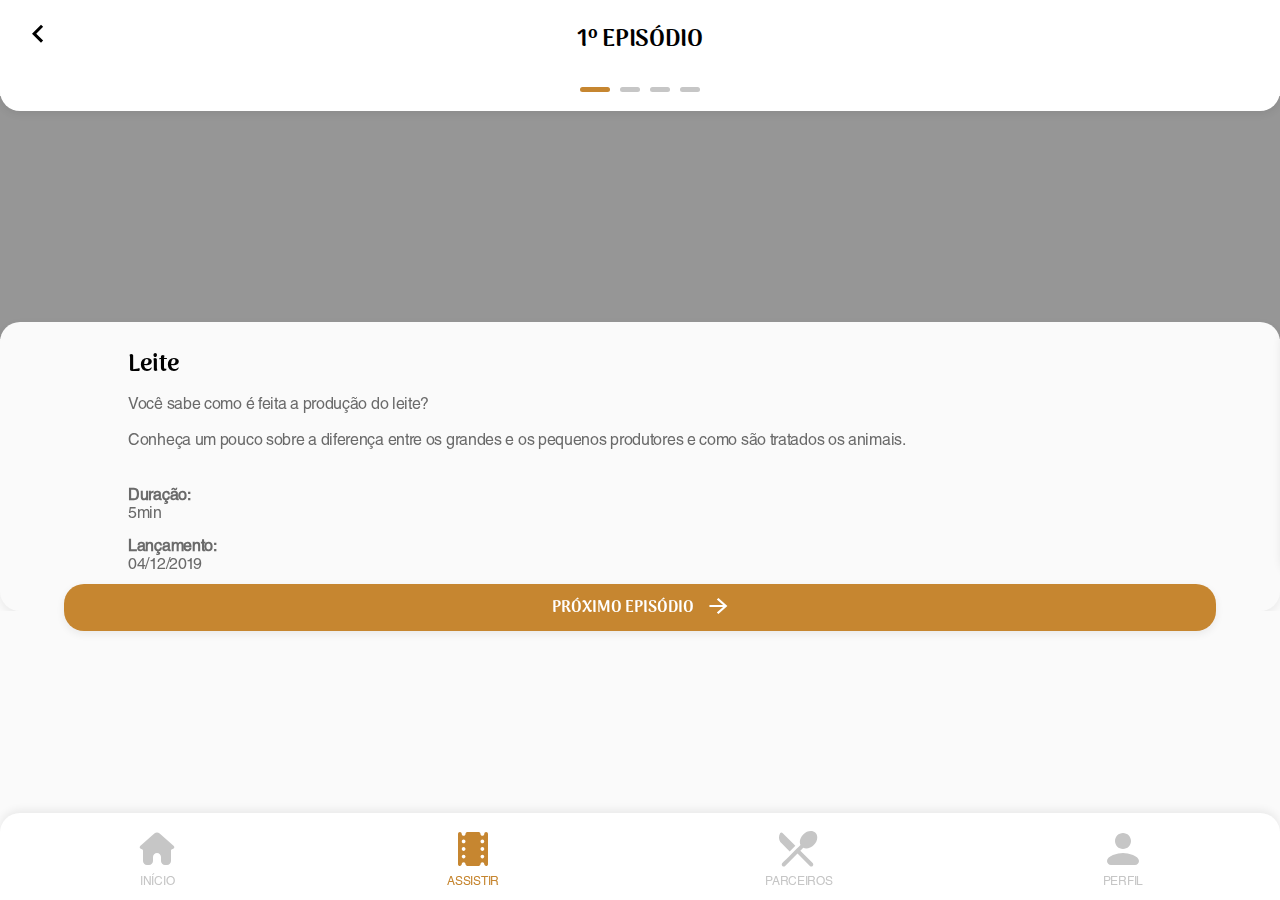
<file: episodio.html>
<!DOCTYPE html>
<html lang="en">

<head>
    <meta charset="UTF-8">
    <meta name="viewport" content="width=device-width, initial-scale=1.0">
    <meta http-equiv="X-UA-Compatible" content="ie=edge">
    <link rel="stylesheet" type="text/css" href="js/slick/slick.css"/>
    <link rel="stylesheet" href="css/main.css">
    <link rel="stylesheet" href="css/episodio.css">
    <title>ewûa</title>
</head>

<body>
    <header>
        <a href="assistir.html">
            <div><img src="icons/back-arrow.svg" alt=""></div>
        </a>
        <div class="ep-show">1º Episódio</div>
    </header>

    <nav class="nav-bar">
        <a href="home.html">
            <div>
                <img src="icons/home-icon-off.svg" alt="">
            </div>
            <p class="no-highlight-text-icon subtitle-small">Início</p>
        </a>
        <a href="assistir.html">
            <div>
                <img src="icons/assistir-icon-on.svg" alt="">
            </div>
            <p class="highlight-text-icon subtitle-small">Assistir</p>
        </a>
        <a href="parceiros.html">
            <div>
                <img src="icons/parceiros-icon-off.svg" alt="">
            </div>
            <p class="no-highlight-text-icon subtitle-small">Parceiros</p>
        </a>
        <a href="perfil.html">
            <div>
                <img src="icons/perfil-icon-off.svg" alt="">
            </div>
            <p class="no-highlight-text-icon subtitle-small">Perfil</p>
        </a>
    </nav>

    <div class="placeholder-slider-dots"></div>

    <div id="slider-eps">
        <!-- EP 1 -->
        <div class="container-ep">            
            
            <div class="container-video">
                <iframe width="560" height="315" src="https://www.youtube.com/embed/Fs4pHVf79IQ" frameborder="0" allow="accelerometer; autoplay; encrypted-media; gyroscope; picture-in-picture" allowfullscreen></iframe>
            </div>

            <div class="container-ep-content">
                <div class="container-ep-info">
                    <p class="titulo-ep">Leite</p>
                    <p class="descricao-ep">Você sabe como é feita a produção do leite?<br><br>

                        Conheça um pouco sobre a diferença entre os grandes e os pequenos produtores e como são tratados os
                        animais.</p>
                    <p class="tempo-ep">
                        <span>Duração:</span>
                        <br>
                        5min
                    </p>

                    <p class="lancamento-ep">
                        <span>Lançamento:</span>
                        <br>
                        04/12/2019
                    </p>
                </div>
            </div>
        </div>

        <!-- EP 2 -->
        <div class="container-ep">
            <div class="container-video">
            </div>

            <div class="container-ep-content">
                <div class="container-ep-info">
                    <p class="titulo-ep">Café</p>
                    <p class="descricao-ep">Em Breve</p>
                    <p class="tempo-ep">
                        <span>Duração:</span>
                        <br>
                        Em breve
                    </p>

                    <p class="lancamento-ep">
                        <span>Lançamento:</span>
                        <br>
                        Em breve
                    </p>
                </div>
            </div>
        </div>

        <!-- EP 3 -->
        <div class="container-ep">
            <div class="container-video">
            </div>

            <div class="container-ep-content">
                <div class="container-ep-info">
                    <p class="titulo-ep">Pão</p>
                    <p class="descricao-ep">Em Breve</p>
                    <p class="tempo-ep">
                        <span>Duração:</span>
                        <br>
                        Em breve
                    </p>

                    <p class="lancamento-ep">
                        <span>Lançamento:</span>
                        <br>
                        Em breve
                    </p>
                </div>
            </div>
        </div>

        <!-- EP 4 -->
        <div class="container-ep">
            <div class="container-video">
            </div>

            <div class="container-ep-content">
                <div class="container-ep-info">
                    <p class="titulo-ep">Laranja</p>
                    <p class="descricao-ep">Em Breve</p>
                    <p class="tempo-ep">
                        <span>Duração:</span>
                        <br>
                        Em breve
                    </p>

                    <p class="lancamento-ep">
                        <span>Lançamento:</span>
                        <br>
                        Em breve
                    </p>
                </div>
            </div>
        </div>
   
    </div>




    <script src="js/jquery.js"></script>
    <script type="text/javascript" src="js/slick/slick.min.js"></script>
    <script src="js/episodio.js"></script>
</body>

</html>
</file>
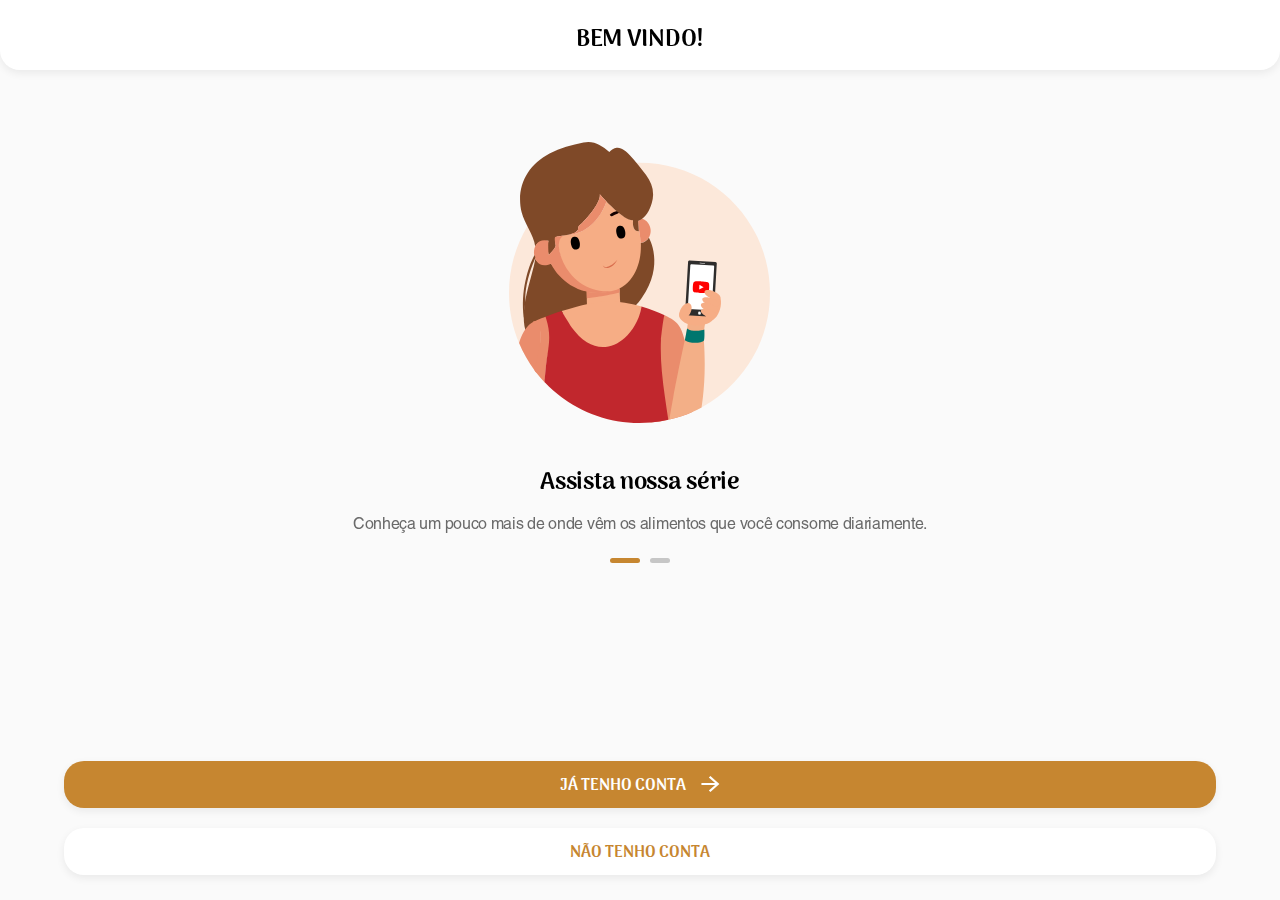
<file: index-fake.html>
<!DOCTYPE html>
<html lang="en">
<head>
    <meta charset="UTF-8">
    <meta name="viewport" content="width=device-width, initial-scale=1.0">
    <meta http-equiv="X-UA-Compatible" content="ie=edge">
    <link rel="stylesheet" type="text/css" href="js/slick/slick.css"/>
    <link rel="stylesheet" href="css/main.css">
    <link rel="stylesheet" href="css/index.css">
    <title>ewûa</title>
    <script src="js/jquery.js"></script>
</head>
<body>
    <header><div>Bem vindo!</div></header>

    <div class="slider-bem-vindo">
        <div class="container-content">
            <div class="container-img">
                <img src="img/ilust-menina-grande.svg" alt="">
            </div>
            <h1>Assista nossa série</h1>
            <p>Conheça um pouco mais de onde vêm os alimentos que você consome diariamente.</p>
        </div>

        <div class="container-content">
            <div class="container-img">
                <img src="icons/selo-vetor.svg" alt="">
            </div>
            <h1>Conheça nossos parceiros</h1>
            <p>Todos os nossos parceiros apresentam um selo de certificação que afirma serem conscientes e sustentáveis.</p>
        </div>
    </div>

    <div class="container-btn">
        <a href="login.html" class="primary-btn">Já tenho conta <img src="icons/seta.svg" alt=""></a>
        <a href="cadastro.html" class="secondary-btn">Não tenho conta</a>
    </div>

    <!-- <br><br><br> -->
    <!-- PRA TESTE -->
    <!-- <a href="home.html">Ir pra home</a> -->

    <script type="text/javascript" src="js/slick/slick.min.js"></script>
    <script src="js/index.js"></script>
</body>
</html>
</file>
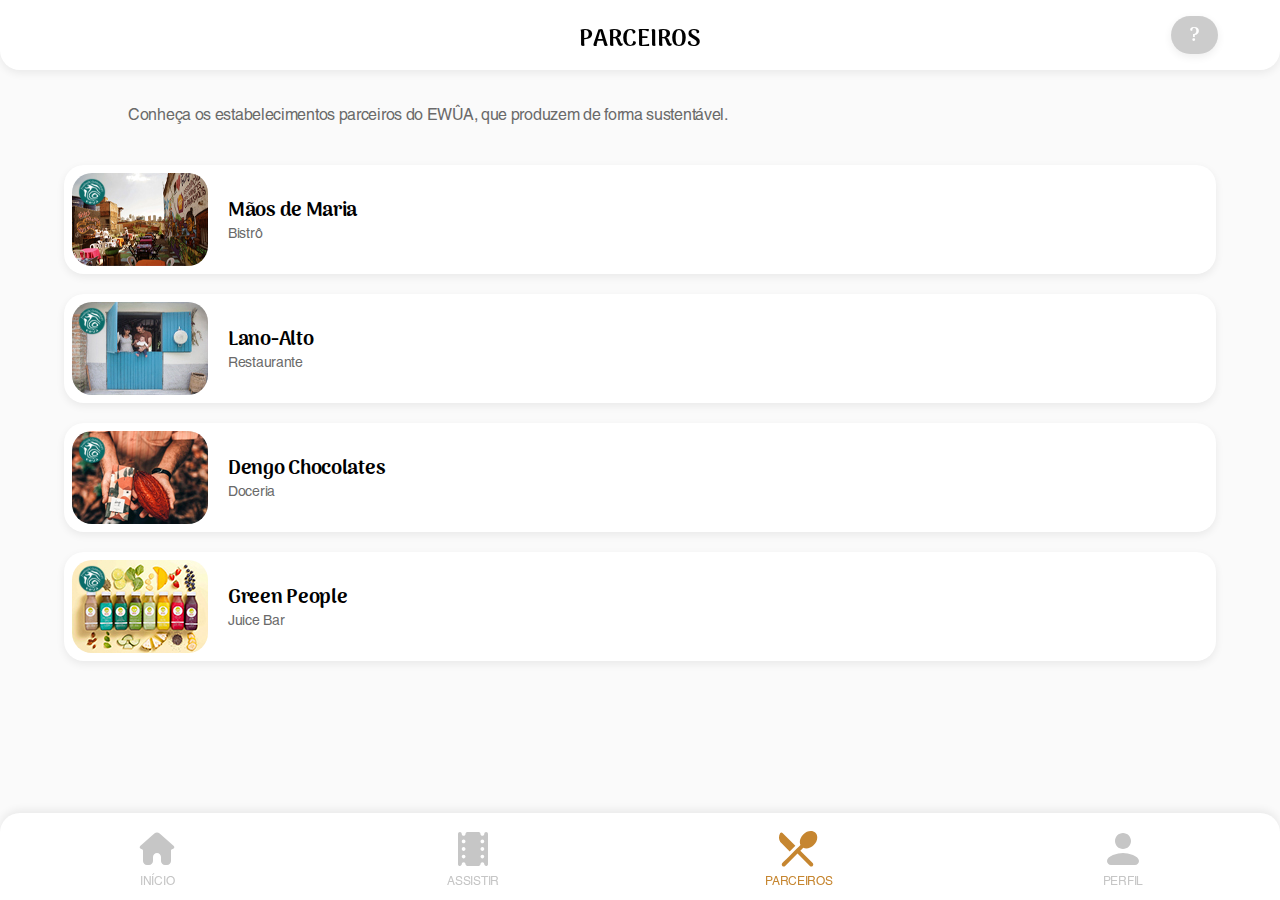
<file: parceiros.html>
<!DOCTYPE html>
<html lang="en">

<head>
    <meta charset="UTF-8">
    <meta name="viewport" content="width=device-width, initial-scale=1.0">
    <meta http-equiv="X-UA-Compatible" content="ie=edge">
    <link rel="stylesheet" href="css/main.css">
    <link rel="stylesheet" href="css/parceiros.css">
    <link rel="stylesheet" href="css/parceiros_responsive.css">
    <title>ewûa</title>
</head>

<body>
    <header>
        <div>Parceiros</div>
        <button id="header-help-btn">?</button>
    </header>

    <nav class="nav-bar">
        <a href="home.html">
            <div>
                <img src="icons/home-icon-off.svg" alt="">
            </div>
            <p class="no-highlight-text-icon subtitle-small">Início</p>
        </a>
        <a href="assistir.html">
            <div>
                <img src="icons/assistir-icon-off.svg" alt="">
            </div>
            <p class="no-highlight-text-icon subtitle-small">Assistir</p>
        </a>
        <a href="parceiros.html">
            <div>
                <img src="icons/parceiros-icon-on.svg" alt="">
            </div>
            <p class="highlight-text-icon subtitle-small">Parceiros</p>
        </a>
        <a href="perfil.html">
            <div>
                <img src="icons/perfil-icon-off.svg" alt="">
            </div>
            <p class="no-highlight-text-icon subtitle-small">Perfil</p>
        </a>
    </nav>

    <p class="parceiros-text subtitle-normal">Conheça os estabelecimentos parceiros do EWÛA, que produzem de forma
        sustentável.</p>

    <main>
        <!-- Mãos de Maria -->
        <button class="container-parceiro" id="container-parceiro-0">
            <div class="img-parceiro">
                <img src="img/maos-de-maria-btn.jpg" alt="">
                <img src="icons/selo-verde.png" class="selo-parceiro" alt="">
            </div>
            <div class="container-text">
                <p class="nome-parceiro">Mãos de Maria</p>
                <p class="tipo-parceiro">Bistrô</p>
            </div>
        </button>

        <!-- Lano-Alto -->
        <button class="container-parceiro" id="container-parceiro-1">
            <div class="img-parceiro">
                <img src="img/lano-alto-btn.jpg" alt="">
                <img src="icons/selo-verde.png" class="selo-parceiro" alt="">
            </div>
            <div class="container-text">
                <p class="nome-parceiro">Lano-Alto</p>
                <p class="tipo-parceiro">Restaurante</p>
            </div>
        </button>

        <!-- Dengo Chocolates -->
        <button class="container-parceiro" id="container-parceiro-2">
            <div class="img-parceiro">
                <img src="img/dengo-chocolates-btn.jpg" alt="">
                <img src="icons/selo-verde.png" class="selo-parceiro" alt="">
            </div>
            <div class="container-text">
                <p class="nome-parceiro">Dengo Chocolates</p>
                <p class="tipo-parceiro">Doceria</p>
            </div>
        </button>

        <!-- Green People -->
        <button class="container-parceiro" id="container-parceiro-3">
            <div class="img-parceiro">
                <img src="img/green-people-btn.jpg" alt="">
                <img src="icons/selo-verde.png" class="selo-parceiro" alt="">
            </div>
            <div class="container-text">
                <p class="nome-parceiro">Green People</p>
                <p class="tipo-parceiro">Juice Bar</p>
            </div>
        </button>

        <!-- Card do Mãos de Maria -->
        <div class="card-parceiro" id="card-parceiro-0">
            <div class="img-parceiro-card">
                <img src="img/maos-de-maria-card.jpg" alt="">
            </div>
                <img class="selo-open-card" src="icons/selo-verde.png" alt="">
            <div class="close-parceiro-btn">
                <div class="close-stick stick-1"></div>
                <div class="close-stick stick-2"></div>
            </div>

            <div class="container-nome-card">
                <p class="nome-restaurante-card">Mãos de Maria</p>
                <p class="descricao-restaurante-card">Mãos de Maria é um negócio social, fundado no dia 11 de setembro de 2017, que junto com a Associação das Mulheres de Paraisópolis, promove o empoderamento feminino e a geração de renda para mulheres em situação de vulnerabilidade social, fazendo parte do Programa Paraisópolis Sustentável.</p>
            </div>

            <div class="container-local">
                <div>
                    <img src="icons/place-icon.svg" alt="">
                </div>
                    <p class="cep-card">Paraisópolis, São Paulo - SP</p>
                    <p class="rua-card">Rua Ernest Renan, 1.366</p>
            </div>

            <div class="placeholder-mapa">
                    <iframe src="https://www.google.com/maps/embed?pb=!1m18!1m12!1m3!1d3655.6432443969366!2d-46.72668938445255!3d-23.61712426954031!2m3!1f0!2f0!3f0!3m2!1i1024!2i768!4f13.1!3m3!1m2!1s0x94ce57418c0a10b9%3A0x32c5e23e1cd39ea5!2zQmlzdHLDtCAmIENhZsOpIE3Do29zIGRlIE1hcmlh!5e0!3m2!1spt-BR!2sbr!4v1574809545960!5m2!1spt-BR!2sbr" width="600" height="450" frameborder="0" style="border:0;" allowfullscreen=""></iframe>
            </div>

            <div class="container-desconto">
                5% Off
            </div>
        </div>
        <!-- END Card do Mãos de Maria -->


        <!-- Card Lano-Alto -->
        <div class="card-parceiro" id="card-parceiro-1">
            <div class="img-parceiro-card">
                <img src="img/lano-alto-card.jpg" alt="">
            </div>
            <img class="selo-open-card" src="icons/selo-verde.png" alt="">
            <div class="close-parceiro-btn">
                <div class="close-stick stick-1"></div>
                <div class="close-stick stick-2"></div>
            </div>

            <div class="container-nome-card">
                <p class="nome-restaurante-card">Lano-Alto</p>
                <p class="descricao-restaurante-card">Somos uma fazenda experimental no topo da Serra do Mar/SP que rende experiências, produtos & eventos sobre a vida rural (suas tradições, histórias e saberes) que tanto enriquecem a vida contemporânea.</p>
            </div>

            <div class="container-local">
                <div>
                    <img src="icons/place-icon.svg" alt="">
                </div>
                    <p class="cep-card">Vila Madalena, São Paulo - SP</p>
                    <p class="rua-card">Rua Turi, 213</p>
            </div>

            <div class="placeholder-mapa">
                    <iframe src="https://www.google.com/maps/embed?pb=!1m18!1m12!1m3!1d3657.4007228425244!2d-46.69737928456012!3d-23.554047284686476!2m3!1f0!2f0!3f0!3m2!1i1024!2i768!4f13.1!3m3!1m2!1s0x94ce57c8b2c4afdf%3A0x654393e2c7abb46c!2sLano%20alto!5e0!3m2!1spt-BR!2sbr!4v1574862346600!5m2!1spt-BR!2sbr" width="600" height="450" frameborder="0" style="border:0;" allowfullscreen=""></iframe>
            </div>

            <div class="container-desconto em-analise">
                Parceria em análise
            </div>
        </div>
        <!-- END Card Lano-Alto -->

        <!-- Card Dengo Chocolates -->
        <div class="card-parceiro" id="card-parceiro-2">
            <div class="img-parceiro-card">
                <img src="img/dengo-chocolates-card.jpg" alt="">
            </div>
            <img class="selo-open-card" src="icons/selo-verde.png" alt="">
            <div class="close-parceiro-btn">
                    <div class="close-stick stick-1"></div>
                    <div class="close-stick stick-2"></div>
            </div>

            <div class="container-nome-card">
                <p class="nome-restaurante-card">Dengo Chocolates</p>
                <p class="descricao-restaurante-card">Criamos misturas irresistíveis que combinam sabor com saúde, transformando produtores em protagonistas.
                <br>
                Promovemos uma rede de pequenos e médios produtores que cultiva cacau e café de qualidade de forma consciente. Gente que, como nós, acredita na geração de riqueza e conservação da floresta.</p>
            </div>

            <div class="container-local">
                <div>
                    <img src="icons/place-icon.svg" alt="">
                </div>
                    <p class="cep-card">Diversas Lojas em São Paulo, SP</p>
                    <p class="rua-card">Site: <a href="">www.dengo.com</a></p>
            </div>

            <!-- <div class="placeholder-mapa">
                    <iframe src="https://www.google.com/maps/embed?pb=!1m18!1m12!1m3!1d3655.6432443969366!2d-46.72668938445255!3d-23.61712426954031!2m3!1f0!2f0!3f0!3m2!1i1024!2i768!4f13.1!3m3!1m2!1s0x94ce57418c0a10b9%3A0x32c5e23e1cd39ea5!2zQmlzdHLDtCAmIENhZsOpIE3Do29zIGRlIE1hcmlh!5e0!3m2!1spt-BR!2sbr!4v1574809545960!5m2!1spt-BR!2sbr" width="600" height="450" frameborder="0" style="border:0;" allowfullscreen=""></iframe>
            </div> -->
            <br><br>
            <div class="container-desconto em-analise">
                Parceria em análise
            </div>
        </div>
        <!-- END Card Dengo Chocolates -->

        <!-- Card Green People -->
        <div class="card-parceiro" id="card-parceiro-3">
            <div class="img-parceiro-card">
                <img src="img/green-people-card.jpg" alt="">
            </div>            
            <img class="selo-open-card" src="icons/selo-verde.png" alt="">
            <div class="close-parceiro-btn">
                <div class="close-stick stick-1"></div>
                <div class="close-stick stick-2"></div>
            </div>

            <div class="container-nome-card">
                <p class="nome-restaurante-card">Green People</p>
                <p class="descricao-restaurante-card">Aqui tudo é 100% natural e muito fresco, sem adicionar nenhum conservante, corantes ou adoçantes artificiais.
                Nascemos com o propósito de transformar a forma como as pessoas encaram sua alimentação e saúde. Vem com a gente para essa nova era que já começou e temos o prazer de testemunhar!</p>
            </div>

            <div class="container-local">
                <div>
                    <img src="icons/place-icon.svg" alt="">
                </div>
                    <p class="cep-card">Jardins, São Paulo - SP</p>
                    <p class="rua-card">R. Bela Cintra, 1631</p>
            </div>

            <div class="placeholder-mapa">
                    <iframe src="https://www.google.com/maps/embed?pb=!1m18!1m12!1m3!1d3657.2357903256348!2d-46.66763988455987!3d-23.559973584683586!2m3!1f0!2f0!3f0!3m2!1i1024!2i768!4f13.1!3m3!1m2!1s0x94ce59d35e64ebff%3A0x2c0a43a55bfba60!2sGreenpeople%20Juice%20Bar%20-%20Studio%20Velocity!5e0!3m2!1spt-BR!2sbr!4v1574862574723!5m2!1spt-BR!2sbr" width="600" height="450" frameborder="0" style="border:0;" allowfullscreen=""></iframe>
            </div>

            <div class="container-desconto em-analise">
                    Parceria em análise
            </div>
        </div>
        <!-- END Card Green People -->        
        <div class="blur-card"></div>

    </main>

    <div class="container-parceria-help">
        <div class="esconde-texto"></div>
        <button id="closeBtn">
            <div class="close-stick stick-1 black-stick"></div>
            <div class="close-stick stick-2 black-stick"></div>
        </button>
        <h1>Como funciona a parceria</h1>
        <p>Todos os nossos parceiros apresentam uma certificação garantindo o comprometimento dos mesmos com uma
            produção sustentável e consciente. </p>
        <h1>Sobre a certificação</h1>
        <p>Nossa certificação é concedida aos estabelecimentos após uma inspeção para verificar se cumprem as vertentes
            da sustentabilidade.</p>
        <h1>O que é sustentabilidade?</h1>
        <p>O objetivo do desenvolvimento sustentável é preservar o planeta e as necessidades humanas. De modo que um
            recurso natural explorado de forma sustentável dure para sempre.
            Além disso, a sustentabilidade é baseada em três tripés importantíssimos, que integrados fazem a ação
            acontecer, já que sem eles a sustentabilidade não se sustenta.</p>
    </div>
    <div class="blur-parceria-help"></div>


    <script src="js/jquery.js"></script>
    <script src="js/parceiros.js"></script>
</body>

</html>
</file>
<file: css/main.css>
/* Tudo que tá se repetindo nas páginas */

@font-face{
    font-family: arimaMadurai;
    src: url('../fonts/ArimaMadurai-Black.ttf');
}

@font-face{
    font-family: helveticaLtStd;
    src: url('../fonts/HelveticaLTStd-Roman.otf');
}

*{
    margin: 0;
    padding: 0;
    box-sizing: border-box;
}

:root{
    --principal: #C68630;
    --secundario: #0F7971;
    --grey: #C6C6C6;
    --placeholderColor: #969696;
    --terciario: #DA0700;
    --preto: #000;
    --branco: #fff;
}

body{
    background-color: #FAFAFA;
    padding-bottom: 100px;
    padding-top: 70px;
}

button{
    border: none;
    background: none;
    outline: none;
}

a{
    color: none;
    text-decoration: none;
}

.subtitle-normal{
    font-family: helveticaLtStd;
    font-size: 16px;
    letter-spacing: -0.3px;
    color: #6a6a6a;
}

.subtitle-small{
    font-family: helveticaLtStd;
    font-size: 14px;
    letter-spacing: -0.3px;    
    color: #6a6a6a;
}

.primary-btn{
    width: 100%;
    height: 47px;

    background: var(--principal);

    box-shadow: 0px 3px 8px rgba(0, 0, 0, 0.07);
    border-radius: 20px;

    font-family: arimaMadurai;
    font-size: 16px;
    line-height: 26px;
    text-align: center;
    text-transform: uppercase;

    color: #FFFFFF;

    margin-bottom: 20px;

    display: flex;
    justify-content: center;
    align-items: center;
    padding-top: 2px;
    box-sizing: border-box;
}

.secondary-btn{
    width: 100%;
    height: 47px;

    background: #FFF;

    box-shadow: 0px 3px 8px rgba(0, 0, 0, 0.07);
    border-radius: 20px;

    font-family: arimaMadurai;
    font-size: 16px;
    line-height: 26px;
    text-align: center;
    text-transform: uppercase;

    color: var(--principal);

    padding-top: 2px;
    box-sizing: border-box;
}

header{
    width: 100%;
    height: 70px;

    position: fixed;
    top: 0;
    z-index: 100;

    background: var(--branco);
    box-shadow: 0px 3px 8px rgba(0, 0, 0, 0.07);
    border-bottom-left-radius: 20px;
    border-bottom-right-radius: 20px;

    display: flex;
    justify-content: center;
    align-items: center;
}

header > div{
    font-family: arimaMadurai;
    font-size: 24px;
    letter-spacing: -0.3px;

    color: #000000;
    text-transform: uppercase;
    transform: translateY(4px);
}

.nav-bar{
    width: 100%;
    height: 87px;

    position: fixed;
    bottom: 0;
    z-index: 100;

    display: flex;
    justify-content: space-around;
    align-items: center;

    background: var(--branco);
    box-shadow: 0px -3px 8px rgba(0, 0, 0, 0.07);
    border-top-left-radius: 20px;
    border-top-right-radius: 20px;
}

.nav-bar > a{
    display: flex;
    flex-direction: column;
    align-items: center;

    text-decoration: none;
}

.nav-bar > a > div{
    width: 48px;
    height: 48px;

    display: flex;
    justify-content: center;
    align-items: center;
}

.nav-bar > a > p{
    margin-top: 2px;

    text-transform: uppercase;
    letter-spacing: -0.3px;
    font-size: 12px;
}

.ph-email, .ph-nome, .ph-senha, .ph-tel{
    pointer-events: none;
}

.no-highlight-text-icon{
    color: var(--grey);
}

.highlight-text-icon{
    color: var(--principal);
}
</file>
<file: css/episodio.css>
header{
    border-radius: 0;
    box-shadow: none;
}

header p{
    font-family: arimaMadurai;
    font-size: 24px;
    line-height: 39px;
    text-align: center;
    letter-spacing: -0.3px;

    color: #000000;
    text-transform: uppercase;
}

header a div{
    width: 36px;
    height: 36px;

    position: absolute;
    left: 20px;
    bottom: 18px;

}

.placeholder-slider-dots{
    width: 100%;
    height: 41px;

    background: var(--branco);
    box-shadow: 0px 3px 8px rgba(0, 0, 0, 0.07);
    border-bottom-left-radius: 20px;
    border-bottom-right-radius: 20px;

    position: fixed;
    z-index: 2;
    top: 70px;
}

#slider-eps{
    margin-top: -17px;
}

@media (max-height: 800px) {
    #slider-eps {
        margin-bottom: 40px;
    }
}

.container-ep{
    width: 100%;
}

.container-video{
    margin-top: 25px;
    width: 100%;
    height: 243px;

    background: #969696;
}

.container-video iframe{
    width: 100%;
    height: 243px;
}

.container-ep-content{
    width: 100%;

    padding-top: 23px;
    padding-bottom: 36px;

    background: #FAFAFA;
    box-shadow: 0px 3px 8px rgba(0, 0, 0, 0.07);
    border-radius: 20px;

    margin-top: -17px;
    z-index: 10;
    position: relative;
}

.container-ep-info{
    width: 80%;
    
    margin: 0 auto;
}

.titulo-ep{
    font-family: arimaMadurai;
    font-size: 24px;
    line-height: 39px;
    letter-spacing: -0.3px;

    color: #000000;
    margin-bottom: 13px;
}

.descricao-ep, .tempo-ep, .lancamento-ep{
    font-family: helveticaLtStd;
    font-size: 16px;
    line-height: 18px;
    letter-spacing: -0.3px;

    color: #6A6A6A;
}

.tempo-ep span, .lancamento-ep span{
    font-family: helveticaLtStd;
    font-weight: bold;
    font-size: 16px;
    line-height: 18px;
    letter-spacing: -0.3px;

    color: #6A6A6A;
}

.tempo-ep{
    margin-top: 37px;
    margin-bottom: 15px;
}

.primary-btn{
    width: 90%;
    margin-top: 39px;
    margin-left:  auto;
    margin-right:  auto;
    display: block;
}

.primary-btn img{
    vertical-align: middle;
    margin-left: 10px;
}

/* Slick style */

.slick-dots{
    width: 100%;

    position: fixed;
    top: 85px;
    z-index: 2;

    display: flex;
    align-items: center;
    justify-content: center;

    list-style: none;
}

.slick-dots button{
    width: 20px;
    height: 5px;

    margin: 0 5px;

    background: #C6C6C6;
    border-radius: 5px;
    border: none;

    text-indent: -9999px;

    transition: width 0.15s ease-in-out,
    background 0.15s ease-in-out;
}

.slick-active > button{
    width: 30px;

    background: var(--principal);
}

.slick-prev{
    display: none;
}

.slick-next{
    width: 90%;
    height: 47px;
    margin-left:  auto;
    margin-right:  auto;
    display: flex;
    justify-content: center;
    align-items: center;

    position: absolute;
    z-index: 10;

    background: var(--principal);
    box-shadow: 0px 3px 8px rgba(0, 0, 0, 0.07);
    border-radius: 20px;

    font-family: arimaMadurai;
    font-size: 16px;
    line-height: 26px;
    text-align: center;
    text-transform: uppercase;

    color: #FFFFFF;
    transition: bottom 0.15s ease-in-out;
    left: 0;
    right: 0;
    bottom: -20px;
}

.slick-next img{
    margin-left: 15px;
    margin-bottom: 3px;
}
</file>
<file: css/index.css>
body{
    padding-bottom: 5px;
    min-height: 100vh;
}

.slider-bem-vindo{
    width: 100%;
    top: 8vh;
}

.container-content{
    width: 100%;
    display: flex;
    flex-direction: column;
    align-items: center;
}

.container-content h1, .container-content p{
    text-align: center;
}

.container-content h1{
    font-family: arimaMadurai;
    font-size: 24px;
    line-height: 39px;
    letter-spacing: -0.3px;

    color: #000000;

    margin: 40px 0 15px 0;
}

.container-content p{
    width: 70%;

    font-family: helveticaLtStd;
    font-size: 16px;
    line-height: 19px;
    letter-spacing: -0.3px;

    color: #6A6A6A;

    margin: 0 auto;
}

.container-img{
    width: 63%;
    
    margin: 0 auto;

    display: flex;
    align-items: center;
    justify-content: center;
}

.container-img img{
    height: 281px;
}

@media (max-height: 790px) {
    .container-img img {
        height: 200px;
    }
}

@media (max-height: 710px) {
    .slider-bem-vindo {
        top: 4vh;
    }
}

@media (max-height: 660px){
    .slick-dots {
        margin-top: 15px !important;
    }
    .container-content h1 {
        margin: 20px 0 10px 0;
    }
}

.container-btn{
    width: 90%;
    margin: 0 auto;
    position: absolute;
    bottom: 25px;
    right: 0;
    left: 0;
}

.container-btn a{
    display: block;

    display: flex;
    align-items: center;
    justify-content: center;
    padding-top: 2px;
}

.container-btn a img{
    margin-left: 15px;
    margin-bottom: 3px;
}

/* Slick style */

.slick-dots{
    width: 100%;

    margin: 20px 0;

    display: flex;
    align-items: center;
    justify-content: center;

    list-style: none;
}

.slick-dots button{
    width: 20px;
    height: 5px;

    margin: 0 5px;

    background: #C6C6C6;
    border-radius: 5px;
    border: none;

    text-indent: -9999px;

    transition: width 0.15s ease-in-out,
    background 0.15s ease-in-out;
}

.slick-active > button{
    width: 30px;

    background: var(--principal);
}



/* SPLASHSCREEN FAKE */

.splashscreen{
    width: 100vw;
    height: 100vh;

    position: fixed;
    top: 0;
    left: 0;
    z-index: 100;

    display: flex;
    flex-direction: column;
    justify-content: center;
    align-items: center;

    background: var(--principal);

    transition: left 0.3s ease-in-out;
}

.splashscreen-out{
    left: -100vw;
}

.splashscreen-hide{
    display: none;
}

.loader-splashscreen{
    width: 40px;
    height: 40px;

    margin-top: 25px;

    transition: transform 3s linear;
}

.loader-rotation{
    transform: rotate(360deg);
}
</file>
<file: css/parceiros.css>
:root{
    --principal: #C68630;
    --secundario: #0F7971;
    --grey: #C6C6C6;
    --placeholderColor: #969696;
    --terciario: #DA0700;
    --preto: #000;
    --branco: #fff;
}

.parceiros-text{
    width: 80%;

    margin: 38px auto;
}

#header-help-btn{
    width: 47px;
    height: 38px;

    position: absolute;
    right: 4.83%;

    background: rgba(0, 0, 0, 0.2);
    box-shadow: 0px 3px 8px rgba(0, 0, 0, 0.07);
    border-radius: 20px;

    font-family: arimaMadurai;
    font-style: normal;
    font-size: 18px;
    color: white;

    padding-top: 3px;
}

.container-parceiro{
    width: 90%;
    height: 109px;

    background-color: var(--branco);
    border-radius: 20px;
    box-shadow: 0px 3px 8px rgba(0, 0, 0, 0.07);

    margin: 0 auto 20px auto;

    display: flex;
    align-items: center;
}

.img-parceiro{
    width: 136px;
    height: 93px;

    margin: 8px 20px 8px 8px;

    position: relative;

    border-radius: 20px;

    overflow: hidden;
}

.img-parceiro img:first-child{
    width: 100%;
    height: auto;
}

.nome-parceiro{
    font-family: arimaMadurai;
    font-size: 20px;
    letter-spacing: -0.3px;
    text-align: left;

    text-overflow: ellipsis;
    overflow: hidden;
    white-space: nowrap;
}

.tipo-parceiro{
    font-family: helveticaLtStd;
    font-size: 14px;
    letter-spacing: -0.3px;    
    color: #6a6a6a;
    text-align: left;
}

.selo-parceiro{
    width: 28px;
    height: 28px;

    position: absolute;
    top: 5px;
    left: 6px;
}

/* Cards dos restaurantes */

.container-parceria-help{
    width: 90%;
    height: 72vh;

    background: var(--branco);
    border-radius: 20px;

    margin: 0 auto;

    position: fixed;
    top: 90px;
    left: 5%;
    z-index: 1;

    padding-top: 56px;
    padding-left: 28px;
    padding-right: 28px;
    padding-bottom: 36px;

    overflow: scroll;
    
    display: none;
}

.esconde-texto{
    width: 90%;
    height: 60px;

    display: block;

    background: #fff;
    border-top-right-radius: 20px;
    border-top-left-radius: 20px;

    position: fixed;
    top: 90px;
    left: 5%;
}

.container-parceria-help h1{
    font-family: arimaMadurai;
    font-style: normal;
    font-weight: bold;
    font-size: 24px;
    line-height: 26px;
    letter-spacing: -0.3px;

    margin: 20px 0 7px 0;
}

.container-parceria-help p{
    font-family: helveticaLtStd;
    font-style: normal;
    font-weight: normal;
    font-size: 16px;
    letter-spacing: -0.3px;
}

.container-parceria-help button{
    position: fixed;
    right: 37px;
    top: 100px;
}

.blur-parceria-help{
    width: 100%;
    height: 100vh;

    position: fixed;
    top: 0;
    left: 0;

    background: rgba(0, 0, 0, 0.37);
    backdrop-filter: blur(7px);

    display: none;
}

/* CARD PARCEIRO */

.card-parceiro{
    width: 90%;
    height: 72vh;

    background: var(--branco);
    border-radius: 20px;

    margin: 0 auto;

    position: fixed;
    top: 90px;
    left: 5%;
    z-index: 1;

    padding-bottom: 20px;

    overflow: scroll;

    display: none;
}

.blur-card{
    width: 100%;
    height: 100vh;

    position: fixed;
    top: 0;
    left: 0;

    background: rgba(0, 0, 0, 0.37);
    backdrop-filter: blur(7px);

    display: none;
}

.img-parceiro-card{
    width: 100%;
    height: 160px;

    position: absolute;
    top: 0;
    left: 0;

    overflow: hidden;
}

.img-parceiro-card img{
    width: 100%;
    height: auto;
}

.selo-open-card{
    width: 71px;
    height: 71px;

    position: absolute;
    top: 12px;
    left: 12px;
}

.close-parceiro-btn{
    width: 50px;
    height: 50px;

    position: fixed;
    right: 37px;
    top: 100px;
}

.close-stick{
    width: 35px;
    height: 5px;

    background: white;

    border-radius: 20px;

    position: absolute;
    top: 16px;
    right: 0px;

    transition: background 0.3s ease-in-out;
}

.stick-1{
    transform: rotate(45deg);
}

.stick-2{
    transform: rotate(-45deg);
}

.black-stick{
    background: #6A6A6A;
}

.container-nome-card{
    width: 84%;

    margin: 170px auto 0 auto;
}

.nome-restaurante-card{
    font-family: arimaMadurai;
    font-size: 24px;

    color: #000000;
    margin-bottom: 7px;
}

.container-local{
    width: 90%;
    height: 48px;
    margin: 36px auto 0 auto;

    padding-left: 70px;
    padding-top: 6px;

    position: relative;
}

.container-local div{
    width: 48px;
    height: 48px;

    position: absolute;
    top: 0;
    left: 0;

    display: flex;
    justify-content: center;
    align-items: center;
}

.cep-card{
    font-family: helveticaLtStd;
    font-weight: bold;
    font-size: 16px;
    line-height: 19px;

    color: #737373;
}

.rua-card{
    font-family: helveticaLtStd;
    font-size: 16px;
    line-height: 19px;

    color: #737373;
}

.descricao-restaurante-card{
    font-family: helveticaLtStd;
    font-size: 16px;
    line-height: 19px;

    color: #6A6A6A;
}

.placeholder-mapa{
    width: 90%;
    height: 164px;

    margin: 21px auto 40px auto;

    background: #969696;
    border-radius: 20px;

    overflow: hidden;
}

.container-desconto{
    width: 90%;
    height: 62px;

    background: #0F7971;    

    box-shadow: 0px 3px 8px rgba(0, 0, 0, 0.07);
    border-radius: 20px;

    font-family: arimaMadurai;
    font-size: 24px;
    text-transform: uppercase;

    color: #FFFFFF;

    display: flex;
    align-items: center;
    padding-left: 20px;
    margin: 0 auto;
    padding-top: 3px;
}

.show-container{
    display: block;
}

.em-analise {
    background-color: var(--placeholderColor);
}
</file>
<file: css/parceiros_responsive.css>
.nome-parceiro{
    width: 110px;
}

@media screen and (min-width: 350px){
    .nome-parceiro{
        width: 140px;
    }
}

@media screen and (min-width: 375px){
    .nome-parceiro{
        width: 160px;
    }
}

@media screen and (min-width: 405px){
    .nome-parceiro{
        width: 210px;
    }
}
</file>
